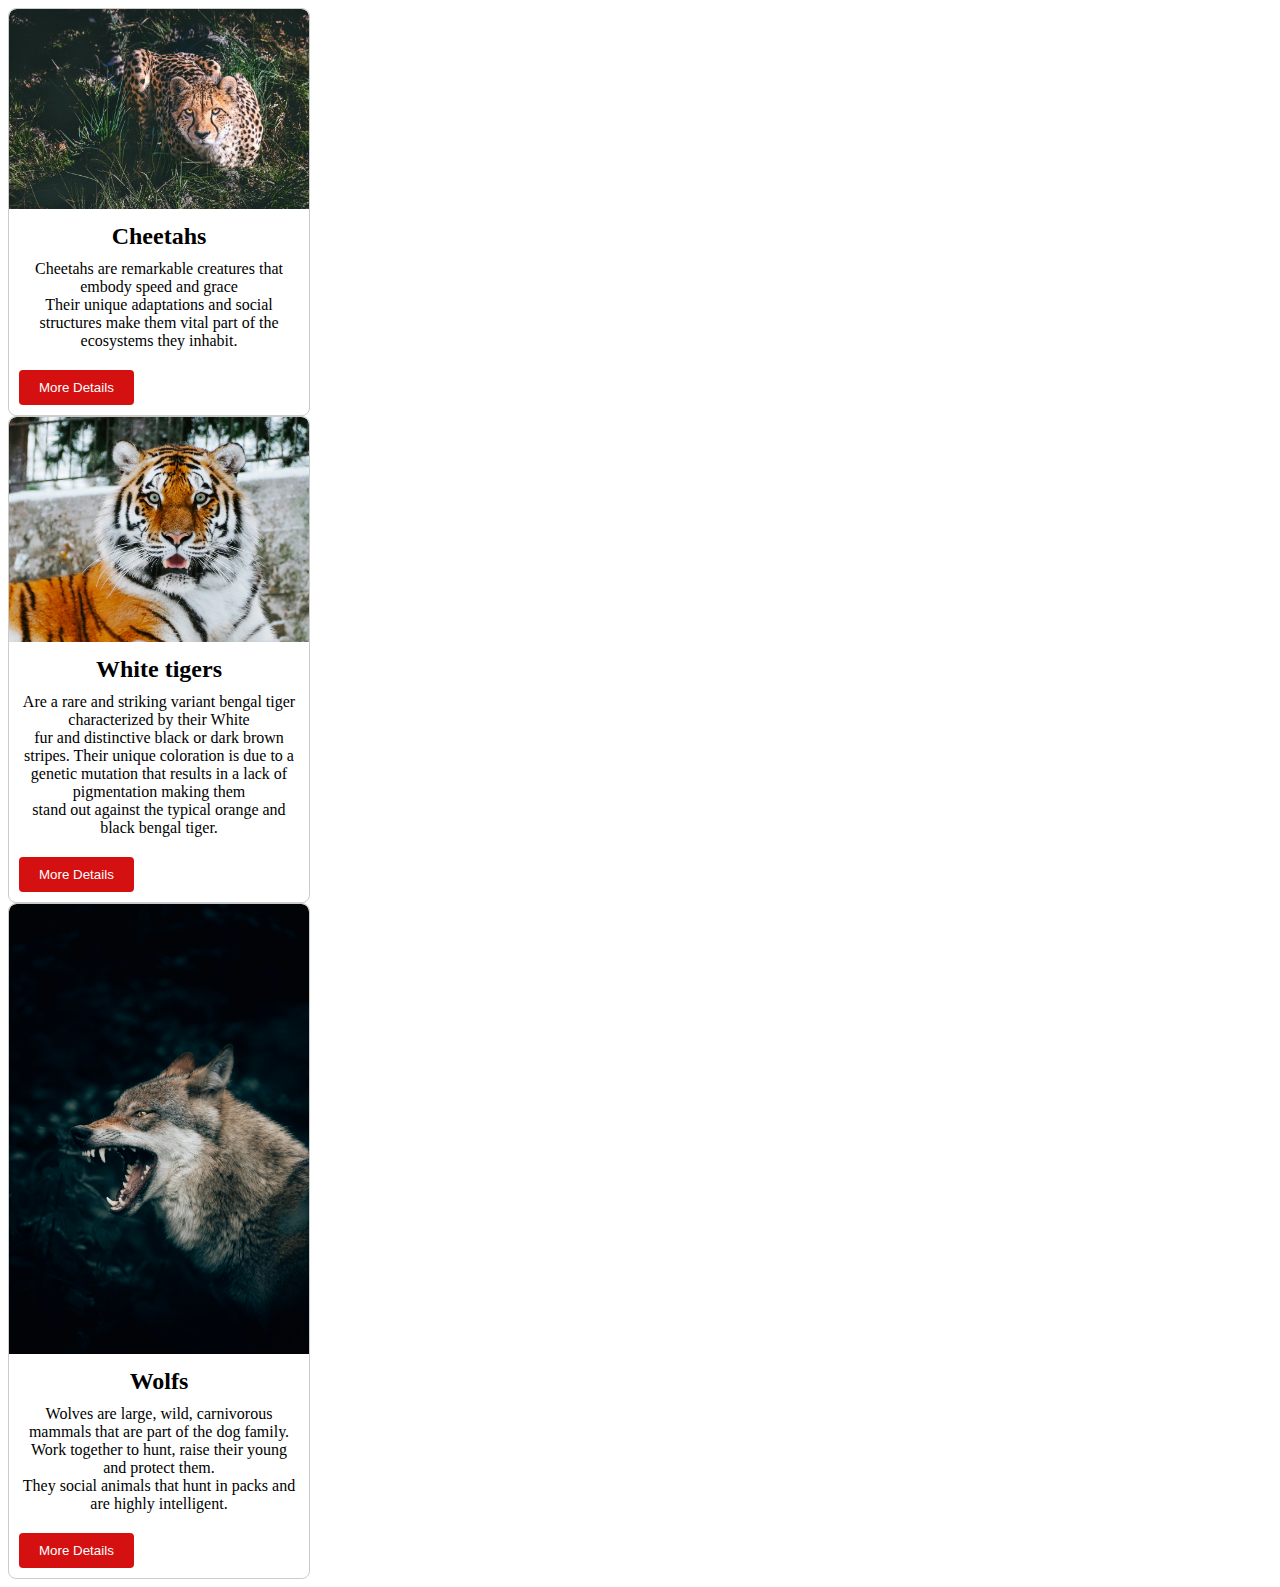
<file: index.html>
<!DOCTYPE html>
<html lang="en">
<head>
    <meta charset="UTF-8">
    <meta name="viewport" content="width=device-width, initial-scale=1.0">
    <title>Responsive Card Layout</title>
    <link rel="stylesheet" href="main.css">
</head>
<body>
    
    <div class="card-container">
        <div class="card">
            <img src="cheetah.jpg" alt="Cheetah">
            <h2>Cheetahs</h2>
            <p>Cheetahs are remarkable creatures that embody speed and grace<br>
            Their unique adaptations and social structures make them vital part of the<br>
        ecosystems they inhabit.</p>
        <button class="expand-button">More Details</button>
        <div class="details">
            <p>Habitat: Cheetahs primarily inhabit open grasslands, savannas and 
                <br>semi desert regions </p>
        </div>
            </div>
        </div>
        <div class="card">
            <img src="White tiger.jpg" alt="White tiger">
            <h2>White tigers</h2>
            <p>Are a rare and striking variant bengal tiger characterized by their White
               <br> fur and distinctive black or dark brown stripes. Their unique coloration is
              due to a genetic mutation that results in a lack of pigmentation making them<br>
              stand out against the typical orange and black bengal tiger.</p>
            <button class="expand-button">More Details</button>
            <div class="details">
                <p>Primary habitat: Primarily found in captivity with very few sightings
                    in the wild.<br>
                  <br>  Current status: Most white tigers today are bred in captivity
                    often in zoos and wildlife reserves.</p>
            </div>
        </div>
        <div class="card">
            <img src="wolf.jpg" alt="Wolf">
            <h2>Wolfs</h2>
            <p>Wolves are large, wild, carnivorous mammals that are part of the dog family.
              <br>  Work together to hunt, raise their young and protect them.<br> They social animals
                that hunt in packs and are highly intelligent.</p>
            <button class="expand-button">More Details</button>
            <div class="details">
                <p>Wolves live in groups called packs<br>
                    They use dens for the rearing of their young.</p>
        </div>
    </div>
    <script src="script.js"></script>
</body>
</html>
</file>
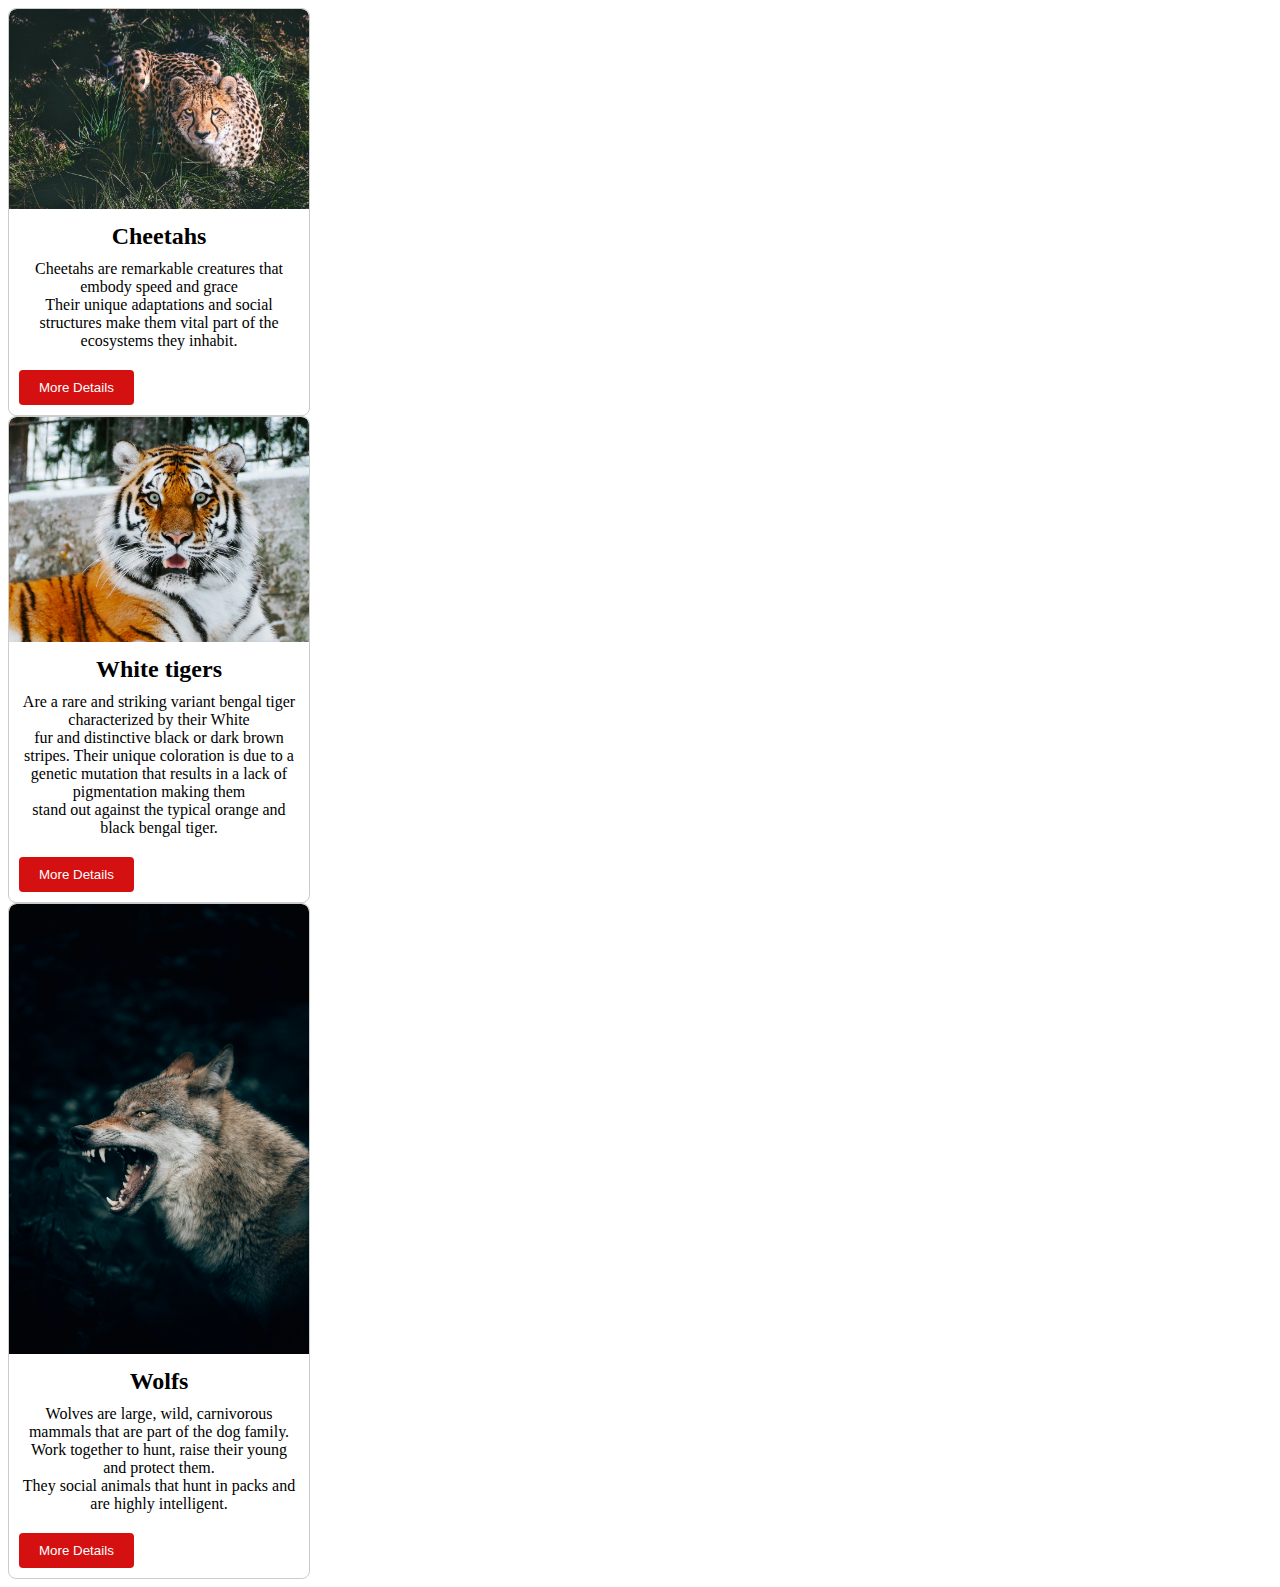
<file: main.html>
<!DOCTYPE html>
<html lang="en">
<head>
    <meta charset="UTF-8">
    <meta name="viewport" content="width=device-width, initial-scale=1.0">
    <title>Responsive Card Layout</title>
    <link rel="stylesheet" href="main.css">
</head>
<body>
    
    <div class="card-container">
        <div class="card">
            <img src="cheetah.jpg" alt="Cheetah">
            <h2>Cheetahs</h2>
            <p>Cheetahs are remarkable creatures that embody speed and grace<br>
            Their unique adaptations and social structures make them vital part of the<br>
        ecosystems they inhabit.</p>
        <button class="expand-button">More Details</button>
        <div class="details">
            <p>Habitat: Cheetahs primarily inhabit open grasslands, savannas and 
                <br>semi desert regions </p>
        </div>
            </div>
        </div>
        <div class="card">
            <img src="White tiger.jpg" alt="White tiger">
            <h2>White tigers</h2>
            <p>Are a rare and striking variant bengal tiger characterized by their White
               <br> fur and distinctive black or dark brown stripes. Their unique coloration is
              due to a genetic mutation that results in a lack of pigmentation making them<br>
              stand out against the typical orange and black bengal tiger.</p>
            <button class="expand-button">More Details</button>
            <div class="details">
                <p>Primary habitat: Primarily found in captivity with very few sightings
                    in the wild.<br>
                  <br>  Current status: Most white tigers today are bred in captivity
                    often in zoos and wildlife reserves.</p>
            </div>
        </div>
        <div class="card">
            <img src="wolf.jpg" alt="Wolf">
            <h2>Wolfs</h2>
            <p>Wolves are large, wild, carnivorous mammals that are part of the dog family.
              <br>  Work together to hunt, raise their young and protect them.<br> They social animals
                that hunt in packs and are highly intelligent.</p>
            <button class="expand-button">More Details</button>
            <div class="details">
                <p>Wolves live in groups called packs<br>
                    They use dens for the rearing of their young.</p>
        </div>
    </div>
    <script src="main.js"></script>
</body>
</html>
</file>
<file: main.css>
*body {
    font-family: Arial, sans-serif;
    padding: 0;
    margin: 0;
    background-color: #f0f0f0;
}

.card-container {
    display: flex;
    justify-content: space-between;
    flex-wrap: wrap;
    
}

.card {
    background-color: #fff;
    width: 300px;
    border: 1px solid #ccc;
    border-radius: 8px;
    overflow: hidden;
    transition: background-color 0.3s ease;
}

.card img {
    width: 100%;
    height: auto;
    border-top-left-radius: 8px;
    border-top-right-radius: 8px;
}

.card h2 {
    margin: 10px 0;
    font-size: 1.5em;
    text-align: center;
}

.card p {
    margin: 0 10px 10px;
    text-align: center;
}

.card .expand-button {
    background-color: #d41010;
    color: white;
    border: none;
    padding: 10px 20px;
    cursor: pointer;
    border-radius: 4px;
    margin: 10px;
}

.card .details {
    display: none;
    padding: 10px;
    background-color: #f9f9f9;
    border-top: 1px solid #ddd;
}

.card:hover {
    background-color: #e0e0e0;
}
</file>
